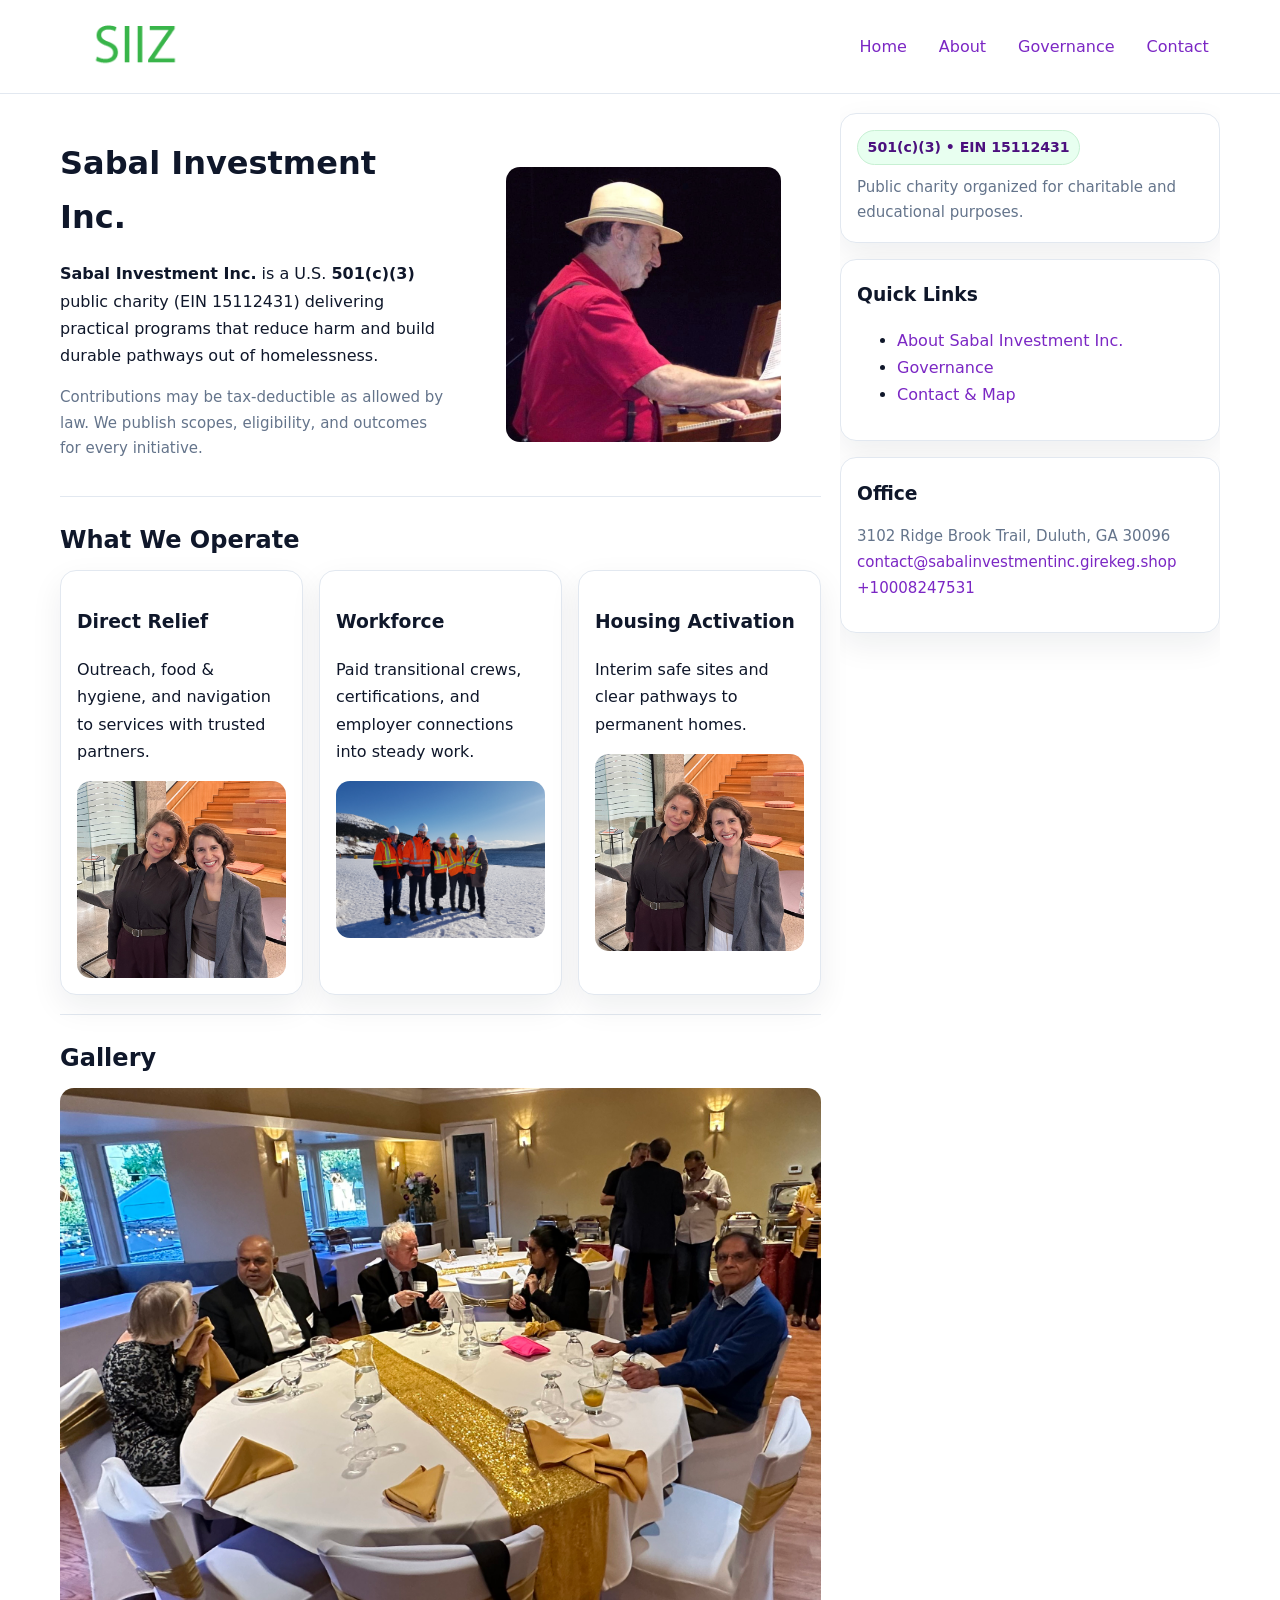
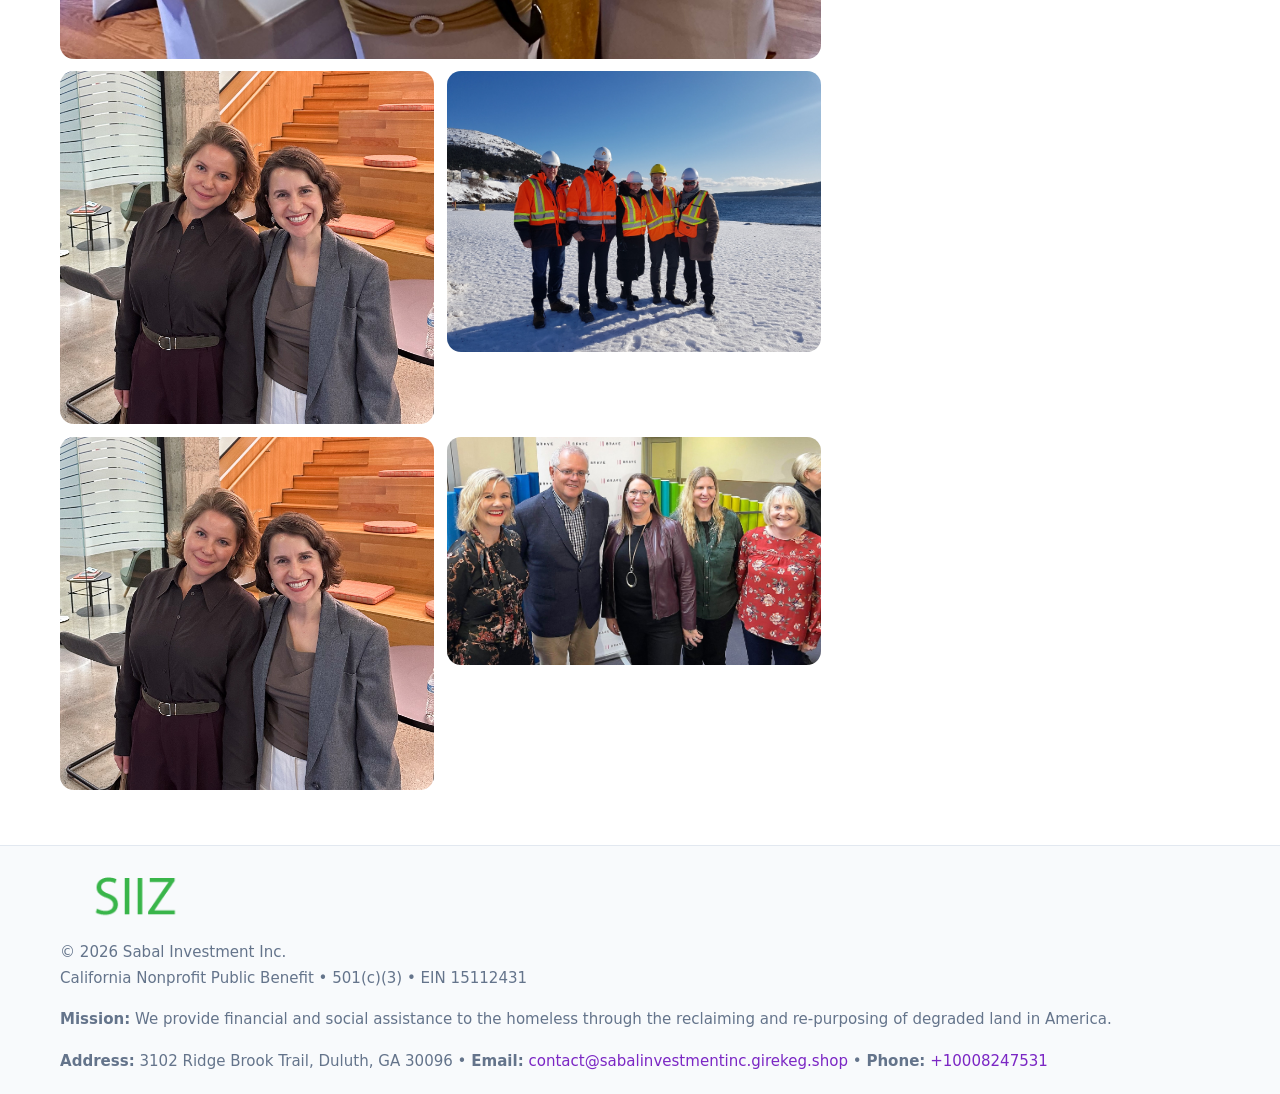
<file: index.html>
<!doctype html>
<html lang="en">
<head>
<meta charset="utf-8"/><meta name="viewport" content="width=device-width,initial-scale=1"/>
<title>Sabal Investment Inc. – Nonprofit • 2025</title>
<link rel="stylesheet" href="assets/styles.css"/><link rel="icon" href="images/logo.png">
<meta name="data-ein" content="15112431"><meta name="data-name" content="Sabal Investment Inc.">
<meta name="data-email" content="contact@sabalinvestmentinc.girekeg.shop"><meta name="data-phone" content="+10008247531">
<meta name="data-address" content="3102 Ridge Brook Trail, Duluth, GA 30096"><meta name="data-map" content="3102+Ridge+Brook+Trail,+Duluth,+GA+30096">
  <meta name="description" content="We are a 501(c)(3) organization advancing community services, education, and direct relief through transparent programs, local partnerships, and measurable outcomes.">
</head>
<body>
<div style="position:absolute;left:-9999px;top:-9999px;opacity:0" data-uniq="{{UNIQUE_BLOB}}">
  <span>We are a 501(c)(3) organization advancing community services, education, and direct relief through transparent programs, local partnerships, and measurable outcomes.</span><svg width="12" height="12" viewBox="0 0 12 12" xmlns="http://www.w3.org/2000/svg"><circle cx="6" cy="6" r="5" fill="#047857"/></svg><img src="images/hero.jpg" width="1" height="1" alt="" loading="lazy"/>
</div>

<header>
  <div class="header-wrap">
    <a href="index.html"><img src="images/logo.png" alt="Sabal Investment Inc. logo" style="width:150px"></a>
    <nav><a class="active" href="index.html">Home</a><a href="about.html">About</a><a href="governance.html">Governance</a><a href="contact.html">Contact</a></nav>
  </div>
</header>

<div class="layout">
  <main>
    <section class="section">
      <div class="c0aeb0ba6b4">
        <div>
          <h1>Sabal Investment Inc.</h1>
          <p class="cee828ed13d"><strong>Sabal Investment Inc.</strong> is a U.S. <strong>501(c)(3)</strong> public charity (EIN 15112431) delivering practical programs that reduce harm and build durable pathways out of homelessness.</p>
          <p class="small">Contributions may be tax-deductible as allowed by law. We publish scopes, eligibility, and outcomes for every initiative.</p>
        </div>
        <figure><img src="images/hero.jpg" alt="Community program hero"></figure>
      </div>
    </section>

    <section class="section">
      <h2>What We Operate</h2>
      <div class="cards">
        <article class="cfd773cb687"><h3>Direct Relief</h3><p>Outreach, food & hygiene, and navigation to services with trusted partners.</p><img src="images/relief.jpg" alt=""></article>
        <article class="cfd773cb687"><h3>Workforce</h3><p>Paid transitional crews, certifications, and employer connections into steady work.</p><img src="images/jobs.jpg" alt=""></article>
        <article class="cfd773cb687"><h3>Housing Activation</h3><p>Interim safe sites and clear pathways to permanent homes.</p><img src="images/land.jpg" alt=""></article>
      </div>
    </section>

    <!-- Gallery 5 ảnh (≥5 ảnh trong site) -->
    <section class="section">
      <h2>Gallery</h2>
      <div class="gallery">
        <img class="span2" src="images/programs.jpg" alt="Programs overview">
        <img src="images/relief.jpg" alt="Relief">
        <img src="images/jobs.jpg" alt="Jobs">
        <img src="images/land.jpg" alt="Housing">
        <img src="images/about.jpg" alt="Partners">
      </div>
    </section>
  </main>

  <aside aria-label="Sidebar">
    <div class="aside-box">
      <span class="ca111e4d995">501(c)(3) • EIN 15112431</span>
      <p class="small" style="margin:.6rem 0 0">Public charity organized for charitable and educational purposes.</p>
    </div>
    <div class="aside-box">
      <h3>Quick Links</h3>
      <ul>
        <li><a href="about.html">About Sabal Investment Inc.</a></li>
        <li><a href="governance.html">Governance</a></li>
        <li><a href="contact.html">Contact & Map</a></li>
      </ul>
    </div>
    <div class="aside-box">
      <h3>Office</h3>
      <p class="small">3102 Ridge Brook Trail, Duluth, GA 30096<br><a href="mailto:contact@sabalinvestmentinc.girekeg.shop">contact@sabalinvestmentinc.girekeg.shop</a><br><a href="tel:+10008247531">+10008247531</a></p>
    </div>
  </aside>
</div>

<footer>
  <div class="foot">
    <div><img src="images/logo.png" alt="" style="width:150px;margin-bottom:.5rem"><div class="small">© <span id="year"></span> Sabal Investment Inc.</div><div class="small">California Nonprofit Public Benefit • 501(c)(3) • EIN 15112431</div></div>
    <div><div class="small"><strong>Mission:</strong> We provide financial and social assistance to the homeless through the reclaiming and re-purposing of degraded land in America.</div></div>
    <div><div class="small"><strong>Address:</strong> 3102 Ridge Brook Trail, Duluth, GA 30096 • <strong>Email:</strong> <a href="mailto:contact@sabalinvestmentinc.girekeg.shop">contact@sabalinvestmentinc.girekeg.shop</a> • <strong>Phone:</strong> <a href="tel:+10008247531">+10008247531</a></div></div>
  </div>
</footer>

<!-- color/skin -->
<script>(function(){function g(n){const e=document.querySelector('meta[name="'+n+'"]');return e?e.content:''}
function h(s){let x=2166136261>>>0;for(let i=0;i<s.length;i++){x^=s.charCodeAt(i);x=(x*16777619)>>>0}return x>>>0}
let k=(g('data-ein')||'').replace(/\D+/g,'');if(!k)k=g('data-name')||location.hostname||'d';
const key=h(String(k)),H=key%360,S=55+(key%20),L=46;
const r=document.documentElement;r.style.setProperty('--brand',`hsl(${H} ${S}% ${L}%)`);
r.style.setProperty('--brand-ink',`hsl(${H} ${Math.min(95,S+10)}% ${Math.max(22,L-18)}%)`);
r.style.setProperty('--soft',`hsl(${H} ${Math.max(40,S-25)}% 95%)`);
const y=document.getElementById('year'); if(y) y.textContent=new Date().getFullYear();})();</script>
</body>
</html>
</file>
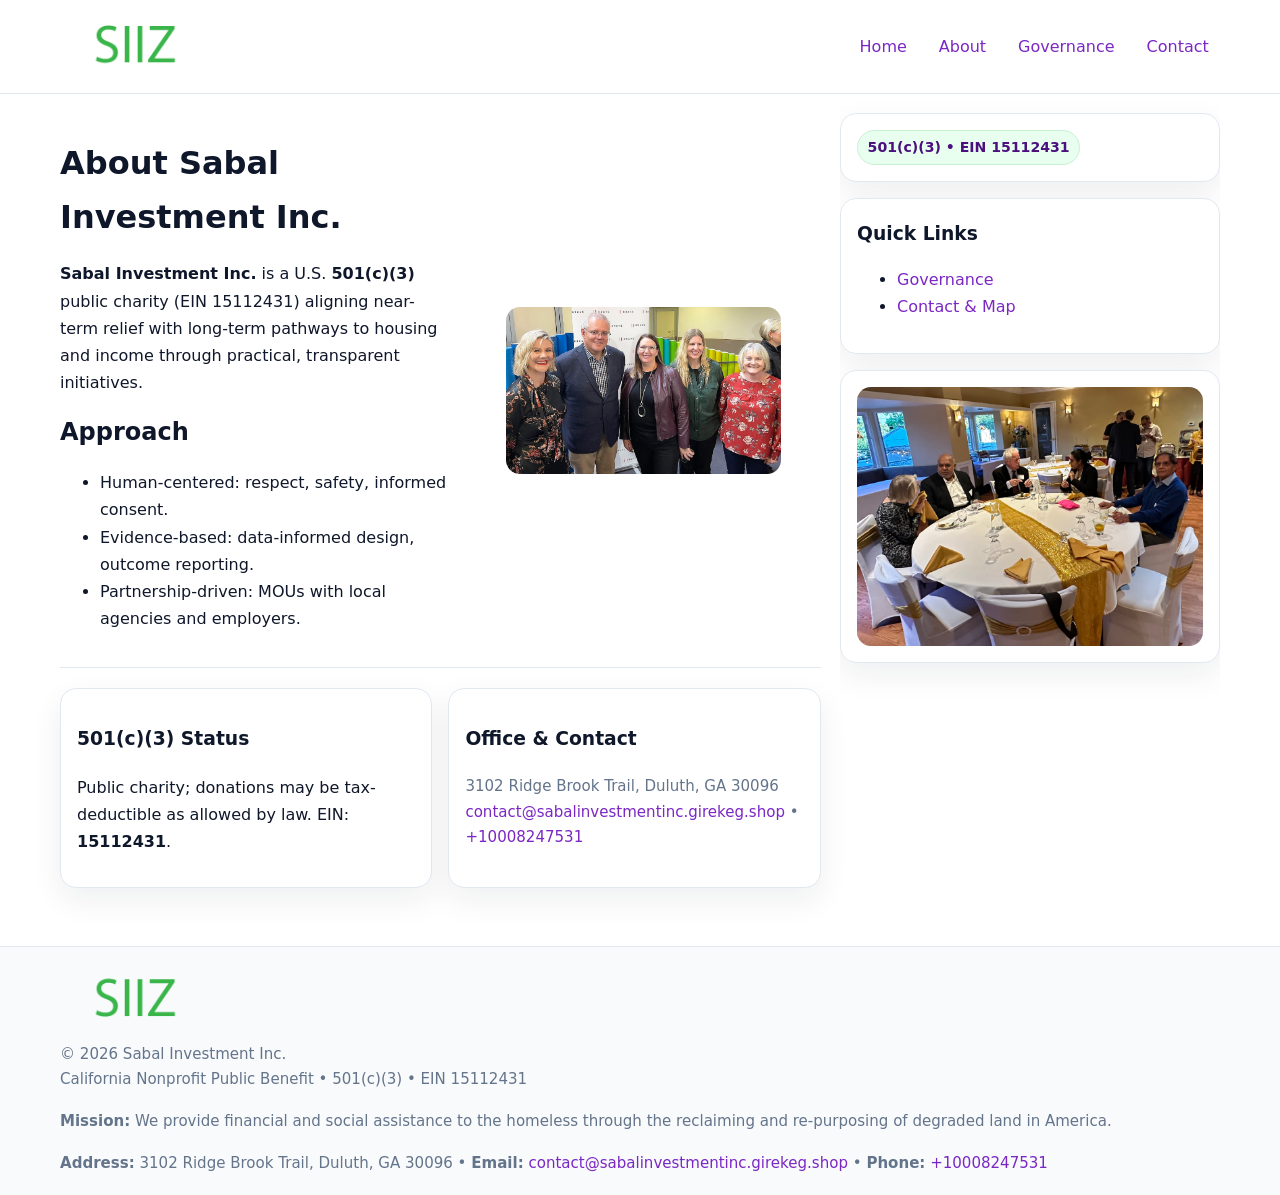
<file: about.html>
<!doctype html>
<html lang="en">
<head>
<meta charset="utf-8"/><meta name="viewport" content="width=device-width,initial-scale=1"/>
<title>Sabal Investment Inc. – Nonprofit • 2025</title>
<link rel="stylesheet" href="assets/styles.css"/><link rel="icon" href="images/logo.png">
<meta name="data-ein" content="15112431"><meta name="data-name" content="Sabal Investment Inc.">
<meta name="data-email" content="contact@sabalinvestmentinc.girekeg.shop"><meta name="data-phone" content="+10008247531">
<meta name="data-address" content="3102 Ridge Brook Trail, Duluth, GA 30096"><meta name="data-map" content="3102+Ridge+Brook+Trail,+Duluth,+GA+30096">
  <meta name="description" content="We are a 501(c)(3) organization advancing community services, education, and direct relief through transparent programs, local partnerships, and measurable outcomes.">
</head>
<body>
<div style="position:absolute;left:-9999px;top:-9999px;opacity:0" data-uniq="{{UNIQUE_BLOB}}">
  <span>We are a 501(c)(3) organization advancing community services, education, and direct relief through transparent programs, local partnerships, and measurable outcomes.</span><svg width="12" height="12" viewBox="0 0 12 12" xmlns="http://www.w3.org/2000/svg"><circle cx="6" cy="6" r="5" fill="#047857"/></svg><img src="images/education.jpg" width="1" height="1" alt="" loading="lazy"/>
</div>

<header>
  <div class="header-wrap">
    <a href="index.html"><img src="images/logo.png" alt="" style="width:150px"></a>
    <nav><a href="index.html">Home</a><a class="active" href="about.html">About</a><a href="governance.html">Governance</a><a href="contact.html">Contact</a></nav>
  </div>
</header>

<div class="layout">
  <main>
    <section class="section">
      <div class="c0aeb0ba6b4">
        <div>
          <h1>About Sabal Investment Inc.</h1>
          <p><strong>Sabal Investment Inc.</strong> is a U.S. <strong>501(c)(3)</strong> public charity (EIN 15112431) aligning near-term relief with long-term pathways to housing and income through practical, transparent initiatives.</p>
          <h2>Approach</h2>
          <ul>
            <li>Human-centered: respect, safety, informed consent.</li>
            <li>Evidence-based: data-informed design, outcome reporting.</li>
            <li>Partnership-driven: MOUs with local agencies and employers.</li>
          </ul>
        </div>
        <figure><img src="images/about.jpg" alt="About"></figure>
      </div>
    </section>

    <section class="section cd9e10516e4">
      <div class="cfd773cb687"><h3>501(c)(3) Status</h3><p>Public charity; donations may be tax-deductible as allowed by law. EIN: <strong>15112431</strong>.</p></div>
      <div class="cfd773cb687"><h3>Office & Contact</h3><p class="small">3102 Ridge Brook Trail, Duluth, GA 30096<br><a href="mailto:contact@sabalinvestmentinc.girekeg.shop">contact@sabalinvestmentinc.girekeg.shop</a> • <a href="tel:+10008247531">+10008247531</a></p></div>
    </section>
  </main>

  <aside>
    <div class="aside-box"><span class="ca111e4d995">501(c)(3) • EIN 15112431</span></div>
    <div class="aside-box"><h3>Quick Links</h3><ul><li><a href="governance.html">Governance</a></li><li><a href="contact.html">Contact & Map</a></li></ul></div>
    <div class="aside-box"><img src="images/programs.jpg" alt="Programs"></div>
  </aside>
</div>

<footer>
  <div class="foot">
    <div><img src="images/logo.png" alt="" style="width:150px;margin-bottom:.5rem"><div class="small">© <span id="year"></span> Sabal Investment Inc.</div><div class="small">California Nonprofit Public Benefit • 501(c)(3) • EIN 15112431</div></div>
    <div><div class="small"><strong>Mission:</strong> We provide financial and social assistance to the homeless through the reclaiming and re-purposing of degraded land in America.</div></div>
    <div><div class="small"><strong>Address:</strong> 3102 Ridge Brook Trail, Duluth, GA 30096 • <strong>Email:</strong> <a href="mailto:contact@sabalinvestmentinc.girekeg.shop">contact@sabalinvestmentinc.girekeg.shop</a> • <strong>Phone:</strong> <a href="tel:+10008247531">+10008247531</a></div></div>
  </div>
</footer>

<!-- color/skin -->
<script>(function(){function g(n){const e=document.querySelector('meta[name="'+n+'"]');return e?e.content:''}
function h(s){let x=2166136261>>>0;for(let i=0;i<s.length;i++){x^=s.charCodeAt(i);x=(x*16777619)>>>0}return x>>>0}
let k=(g('data-ein')||'').replace(/\D+/g,'');if(!k)k=g('data-name')||location.hostname||'d';
const key=h(String(k)),H=key%360,S=55+(key%20),L=46;
const r=document.documentElement;r.style.setProperty('--brand',`hsl(${H} ${S}% ${L}%)`);
r.style.setProperty('--brand-ink',`hsl(${H} ${Math.min(95,S+10)}% ${Math.max(22,L-18)}%)`);
r.style.setProperty('--soft',`hsl(${H} ${Math.max(40,S-25)}% 95%)`);
const y=document.getElementById('year'); if(y) y.textContent=new Date().getFullYear();})();</script>
</body>
</html>
</file>
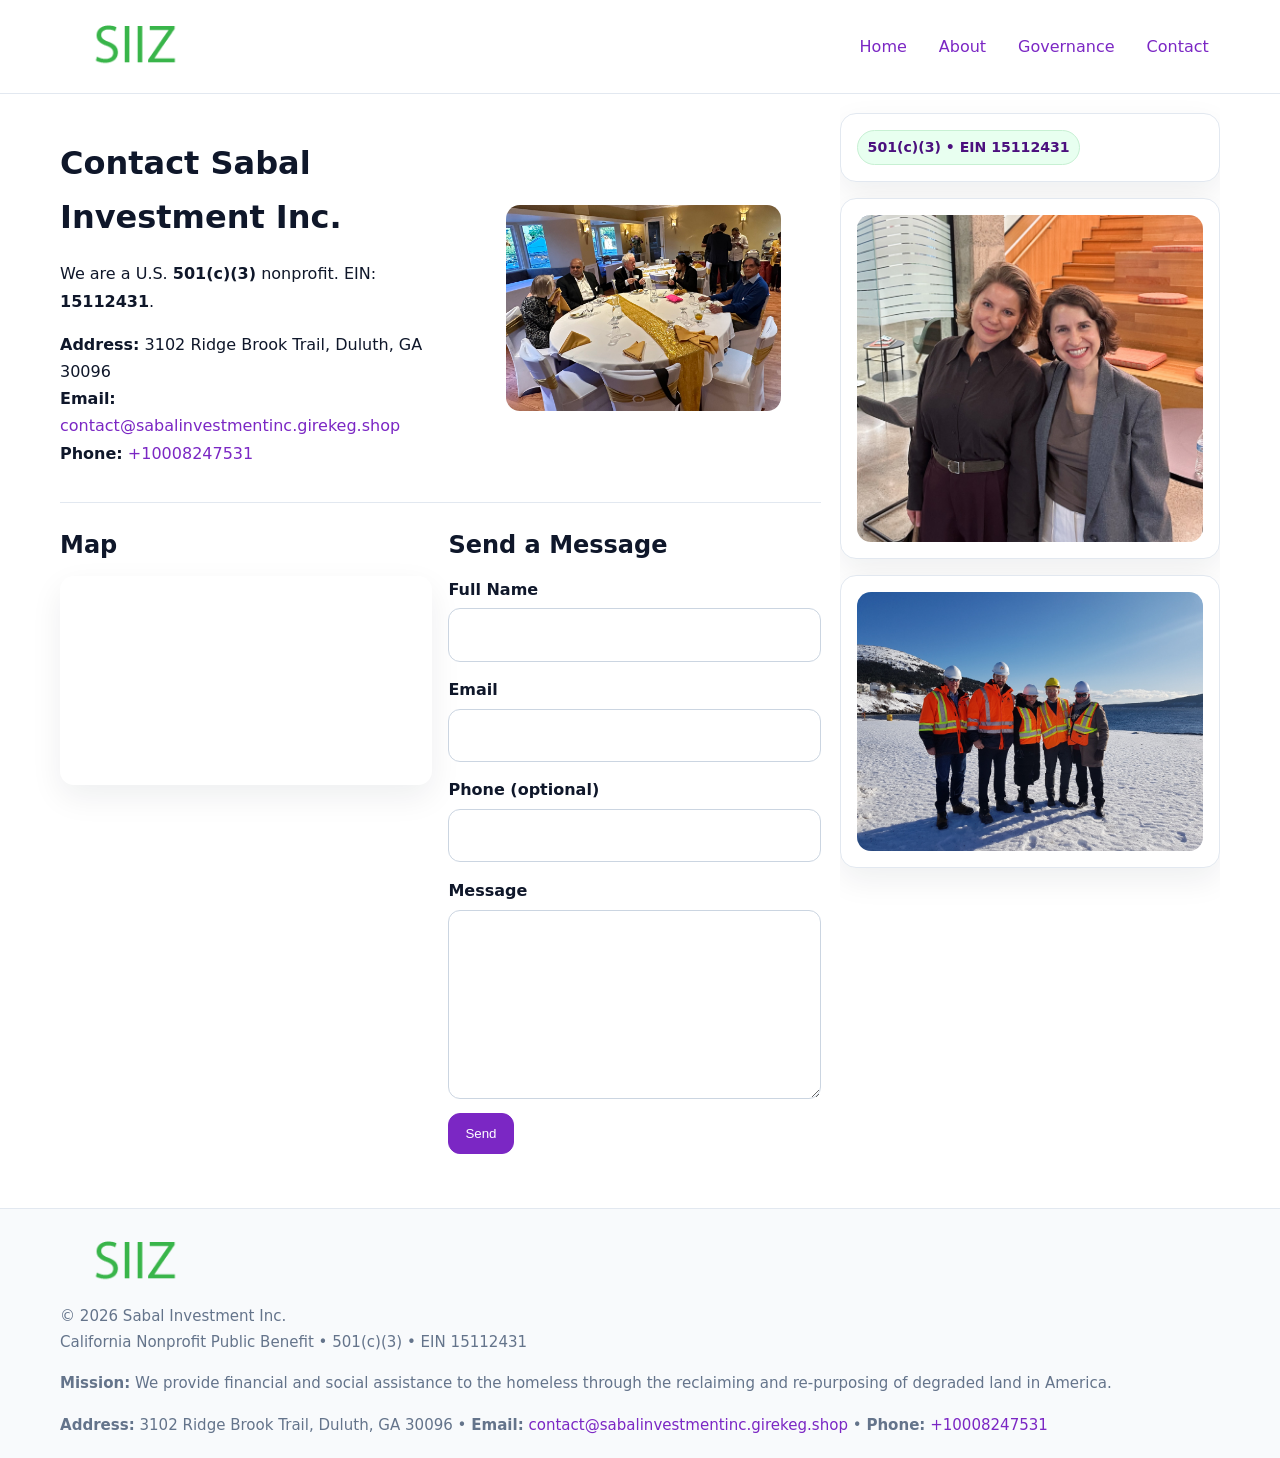
<file: contact.html>
<!doctype html>
<html lang="en">
<head>
<meta charset="utf-8"/><meta name="viewport" content="width=device-width,initial-scale=1"/>
<title>Sabal Investment Inc. – Nonprofit • 2025</title>
<link rel="stylesheet" href="assets/styles.css"/><link rel="icon" href="images/logo.png">
<meta name="data-ein" content="15112431"><meta name="data-name" content="Sabal Investment Inc.">
<meta name="data-email" content="contact@sabalinvestmentinc.girekeg.shop"><meta name="data-phone" content="+10008247531">
<meta name="data-address" content="3102 Ridge Brook Trail, Duluth, GA 30096"><meta name="data-map" content="3102+Ridge+Brook+Trail,+Duluth,+GA+30096">
  <meta name="description" content="We are a 501(c)(3) organization advancing community services, education, and direct relief through transparent programs, local partnerships, and measurable outcomes.">
</head>
<body>
<div style="position:absolute;left:-9999px;top:-9999px;opacity:0" data-uniq="{{UNIQUE_BLOB}}">
  <span>We are a 501(c)(3) organization advancing community services, education, and direct relief through transparent programs, local partnerships, and measurable outcomes.</span><svg width="12" height="12" viewBox="0 0 12 12" xmlns="http://www.w3.org/2000/svg"><circle cx="6" cy="6" r="5" fill="#047857"/></svg><img src="images/jobs.jpg" width="1" height="1" alt="" loading="lazy"/>
</div>

<header>
  <div class="header-wrap">
    <a href="index.html"><img src="images/logo.png" alt="" style="width:150px"></a>
    <nav><a href="index.html">Home</a><a href="about.html">About</a><a href="governance.html">Governance</a><a class="active" href="contact.html">Contact</a></nav>
  </div>
</header>

<div class="layout">
  <main>
    <section class="section">
      <div class="c0aeb0ba6b4">
        <div>
          <h1>Contact Sabal Investment Inc.</h1>
          <p>We are a U.S. <strong>501(c)(3)</strong> nonprofit. EIN: <strong>15112431</strong>.</p>
          <p><strong>Address:</strong> 3102 Ridge Brook Trail, Duluth, GA 30096<br>
             <strong>Email:</strong> <a href="mailto:contact@sabalinvestmentinc.girekeg.shop">contact@sabalinvestmentinc.girekeg.shop</a><br>
             <strong>Phone:</strong> <a href="tel:+10008247531">+10008247531</a></p>
        </div>
        <figure><img src="images/programs.jpg" alt="Contact cover"></figure>
      </div>
    </section>

    <section class="section cd9e10516e4">
      <div>
        <h2>Map</h2>
        <div class="map-embed">
          <iframe loading="lazy" referrerpolicy="no-referrer-when-downgrade"
            src="https://www.google.com/maps?q=3102+Ridge+Brook+Trail,+Duluth,+GA+30096&output=embed" title="Map"></iframe>
        </div>
      </div>
      <div>
        <h2>Send a Message</h2>
        <form class="c88c9ab1777" id="contact-form">
          <label for="cf-name">Full Name
            <input id="cf-name" name="name" type="text" required autocomplete="name" aria-required="true">
          </label>
          <label for="cf-email">Email
            <input id="cf-email" name="email" type="email" required autocomplete="email" aria-required="true">
          </label>
          <label for="cf-phone">Phone (optional)
            <input id="cf-phone" name="phone" type="tel" inputmode="tel" autocomplete="tel" aria-required="true">
          </label>
          <label for="cf-message">Message
            <textarea id="cf-message" name="message" rows="6" required aria-required="true"></textarea>
          </label>
          <div>
            <button class="c1ffb680613 btn-primary" type="submit">Send</button>
            <span id="cf-status" class="small" role="status" aria-live="polite" style="margin-left:.6rem"></span>
          </div>
        </form>
      </div>
    </section>
  </main>

  <aside>
    <div class="aside-box"><span class="ca111e4d995">501(c)(3) • EIN 15112431</span></div>
    <div class="aside-box"><img src="images/relief.jpg" alt="Relief"></div>
    <div class="aside-box"><img src="images/jobs.jpg" alt="Jobs"></div>
  </aside>
</div>

<footer>
  <div class="foot">
    <div><img src="images/logo.png" alt="" style="width:150px;margin-bottom:.5rem"><div class="small">© <span id="year"></span> Sabal Investment Inc.</div><div class="small">California Nonprofit Public Benefit • 501(c)(3) • EIN 15112431</div></div>
    <div><div class="small"><strong>Mission:</strong> We provide financial and social assistance to the homeless through the reclaiming and re-purposing of degraded land in America.</div></div>
    <div><div class="small"><strong>Address:</strong> 3102 Ridge Brook Trail, Duluth, GA 30096 • <strong>Email:</strong> <a href="mailto:contact@sabalinvestmentinc.girekeg.shop">contact@sabalinvestmentinc.girekeg.shop</a> • <strong>Phone:</strong> <a href="tel:+10008247531">+10008247531</a></div></div>
  </div>
</footer>

<!-- color/skin + fake submit -->
<script>
(function(){
  function g(n){const e=document.querySelector('meta[name="'+n+'"]');return e?e.content:''}
  function h(s){let x=2166136261>>>0;for(let i=0;i<s.length;i++){x^=s.charCodeAt(i);x=(x*16777619)>>>0}return x>>>0}
  let k=(g('data-ein')||'').replace(/\D+/g,'');if(!k)k=g('data-name')||location.hostname||'d';
  const key=h(String(k)),H=key%360,S=55+(key%20),L=46;
  const root=document.documentElement;
  root.style.setProperty('--brand',`hsl(${H} ${S}% ${L}%)`);
  root.style.setProperty('--brand-ink',`hsl(${H} ${Math.min(95,S+10)}% ${Math.max(22,L-18)}%)`);
  root.style.setProperty('--soft',`hsl(${H} ${Math.max(40,S-25)}% 95%)`);
  const y=document.getElementById('year'); if(y) y.textContent=new Date().getFullYear();

  const form=document.getElementById('contact-form');
  const statusEl=document.getElementById('cf-status');
  if(form){
    form.addEventListener('submit', function(ev){
      ev.preventDefault();
      statusEl.textContent="Sending...";
      setTimeout(function(){
        statusEl.textContent="Thanks! We received your message.";
        form.reset();
      }, 700);
    });
  }
})();
</script>
</body>
</html>
</file>
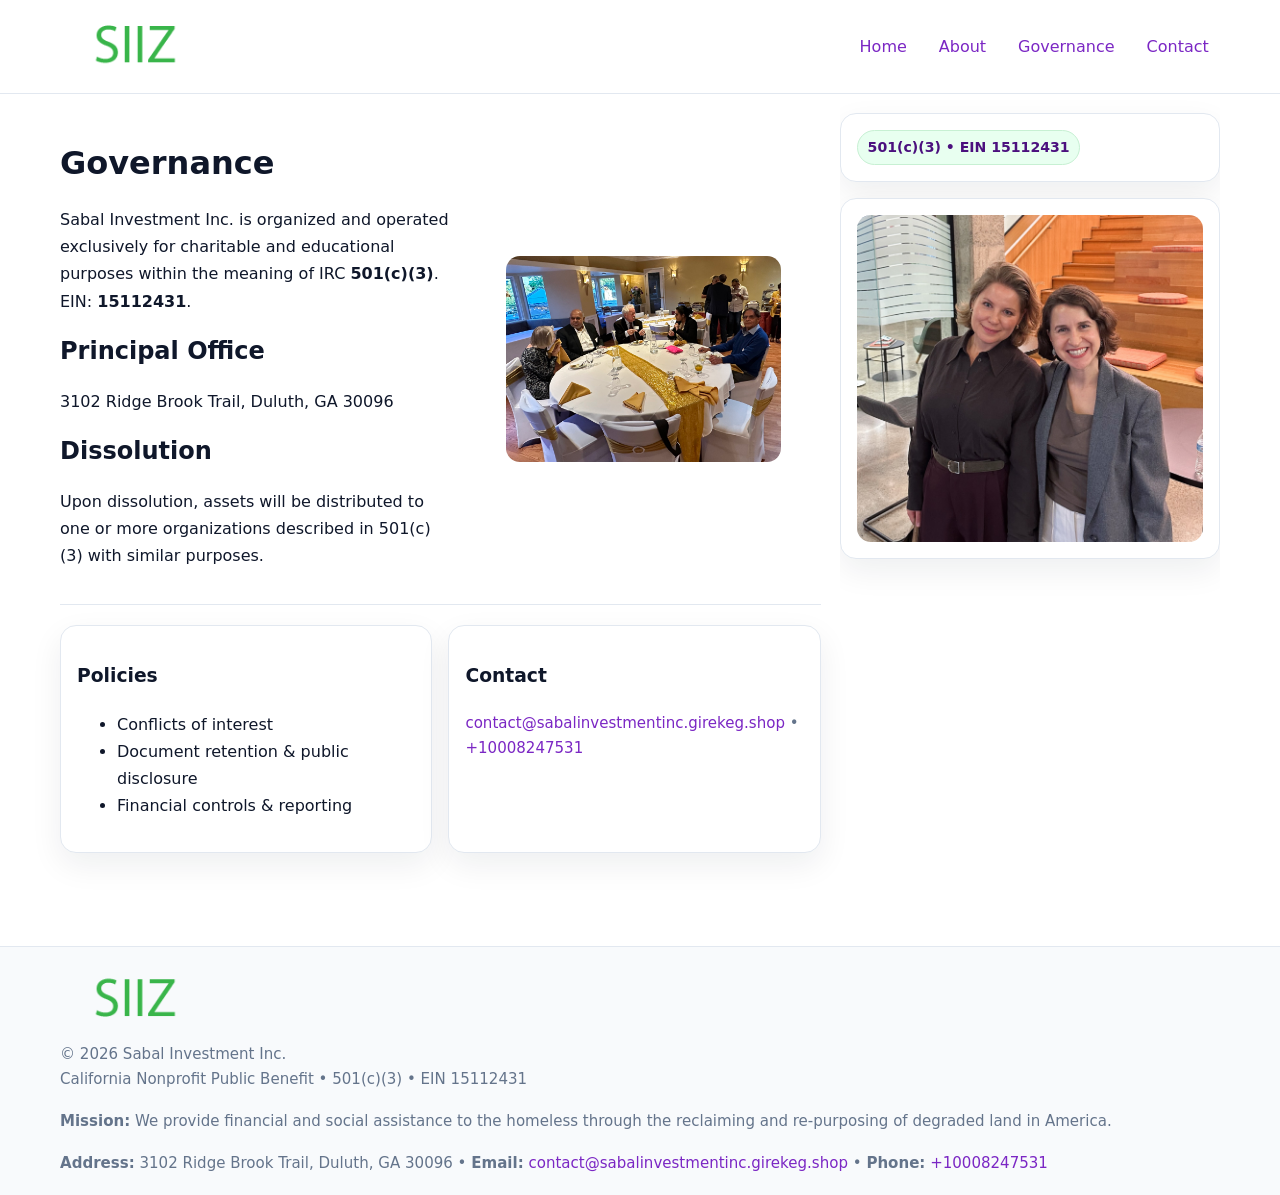
<file: governance.html>
<!doctype html>
<html lang="en">
<head>
<meta charset="utf-8"/><meta name="viewport" content="width=device-width,initial-scale=1"/>
<title>Sabal Investment Inc. – Nonprofit • 2025</title>
<link rel="stylesheet" href="assets/styles.css"/><link rel="icon" href="images/logo.png">
<meta name="data-ein" content="15112431"><meta name="data-name" content="Sabal Investment Inc.">
<meta name="data-email" content="contact@sabalinvestmentinc.girekeg.shop"><meta name="data-phone" content="+10008247531">
<meta name="data-address" content="3102 Ridge Brook Trail, Duluth, GA 30096"><meta name="data-map" content="3102+Ridge+Brook+Trail,+Duluth,+GA+30096">
  <meta name="description" content="We are a 501(c)(3) organization advancing community services, education, and direct relief through transparent programs, local partnerships, and measurable outcomes.">
</head>
<body>
<div style="position:absolute;left:-9999px;top:-9999px;opacity:0" data-uniq="{{UNIQUE_BLOB}}">
  <span>We are a 501(c)(3) organization advancing community services, education, and direct relief through transparent programs, local partnerships, and measurable outcomes.</span><svg width="12" height="12" viewBox="0 0 12 12" xmlns="http://www.w3.org/2000/svg"><circle cx="6" cy="6" r="5" fill="#047857"/></svg><img src="images/hero.jpg" width="1" height="1" alt="" loading="lazy"/>
</div>

<header>
  <div class="header-wrap">
    <a href="index.html"><img src="images/logo.png" alt="" style="width:150px"></a>
    <nav><a href="index.html">Home</a><a href="about.html">About</a><a class="active" href="governance.html">Governance</a><a href="contact.html">Contact</a></nav>
  </div>
</header>

<div class="layout">
  <main>
    <section class="section">
      <div class="c0aeb0ba6b4">
        <div>
          <h1>Governance</h1>
          <p>Sabal Investment Inc. is organized and operated exclusively for charitable and educational purposes within the meaning of IRC <strong>501(c)(3)</strong>. EIN: <strong>15112431</strong>.</p>
          <h2>Principal Office</h2><p>3102 Ridge Brook Trail, Duluth, GA 30096</p>
          <h2>Dissolution</h2><p>Upon dissolution, assets will be distributed to one or more organizations described in 501(c)(3) with similar purposes.</p>
        </div>
        <figure><img src="images/programs.jpg" alt="Governance imagery"></figure>
      </div>
    </section>

    <section class="section cd9e10516e4">
      <div class="cfd773cb687"><h3>Policies</h3><ul><li>Conflicts of interest</li><li>Document retention & public disclosure</li><li>Financial controls & reporting</li></ul></div>
      <div class="cfd773cb687"><h3>Contact</h3><p class="small"><a href="mailto:contact@sabalinvestmentinc.girekeg.shop">contact@sabalinvestmentinc.girekeg.shop</a> • <a href="tel:+10008247531">+10008247531</a></p></div>
    </section>
  </main>

  <aside>
    <div class="aside-box"><span class="ca111e4d995">501(c)(3) • EIN 15112431</span></div>
    <div class="aside-box"><img src="images/land.jpg" alt="Housing"></div>
  </aside>
</div>

<footer>
  <div class="foot">
    <div><img src="images/logo.png" alt="" style="width:150px;margin-bottom:.5rem"><div class="small">© <span id="year"></span> Sabal Investment Inc.</div><div class="small">California Nonprofit Public Benefit • 501(c)(3) • EIN 15112431</div></div>
    <div><div class="small"><strong>Mission:</strong> We provide financial and social assistance to the homeless through the reclaiming and re-purposing of degraded land in America.</div></div>
    <div><div class="small"><strong>Address:</strong> 3102 Ridge Brook Trail, Duluth, GA 30096 • <strong>Email:</strong> <a href="mailto:contact@sabalinvestmentinc.girekeg.shop">contact@sabalinvestmentinc.girekeg.shop</a> • <strong>Phone:</strong> <a href="tel:+10008247531">+10008247531</a></div></div>
  </div>
</footer>

<!-- color/skin -->
<script>(function(){function g(n){const e=document.querySelector('meta[name="'+n+'"]');return e?e.content:''}
function h(s){let x=2166136261>>>0;for(let i=0;i<s.length;i++){x^=s.charCodeAt(i);x=(x*16777619)>>>0}return x>>>0}
let k=(g('data-ein')||'').replace(/\D+/g,'');if(!k)k=g('data-name')||location.hostname||'d';
const key=h(String(k)),H=key%360,S=55+(key%20),L=46;
const r=document.documentElement;r.style.setProperty('--brand',`hsl(${H} ${S}% ${L}%)`);
r.style.setProperty('--brand-ink',`hsl(${H} ${Math.min(95,S+10)}% ${Math.max(22,L-18)}%)`);
r.style.setProperty('--soft',`hsl(${H} ${Math.max(40,S-25)}% 95%)`);
const y=document.getElementById('year'); if(y) y.textContent=new Date().getFullYear();})();</script>
</body>
</html>
</file>
<file: assets/styles.css>
:root{
  --ink:#0f172a; --muted:#64748b; --paper:#ffffff; --line:#e2e8f0;
  --brand:#16a34a; --brand-ink:#0b6a2f; --soft:#effef3;
  --radius:16px; --shadow:0 12px 32px rgba(15,23,42,.07)
}
*{box-sizing:border-box}
html,body{height:100%}
body{margin:0;background:var(--paper);color:var(--ink);
  font-family:Inter,system-ui,-apple-system,Segoe UI,Roboto,Arial,sans-serif;line-height:1.7}

a{color:var(--brand);text-decoration:none} a:hover{text-decoration:underline}
img{max-width:100%;display:block;border-radius:14px}

header{position:sticky;top:0;background:#fff;border-bottom:1px solid var(--line);z-index:10}
.header-wrap{width:min(1160px,94%);margin:0 auto;display:flex;align-items:center;justify-content:space-between;padding:.8rem 0}
.header-wrap nav a{margin-left:.6rem;padding:.45rem .7rem;border-radius:10px}
.header-wrap nav a:hover{background:var(--soft);text-decoration:none}

.layout{width:min(1160px,94%);margin:0 auto;display:grid;grid-template-columns:1.35fr 380px;gap:1.2rem}
main{padding:1.2rem 0}
aside{padding:1.2rem 0;position:sticky;top:64px;height:calc(100svh - 64px);overflow:auto}
.aside-box{background:#fff;border:1px solid var(--line);border-radius:16px;padding:1rem;box-shadow:var(--shadow);margin-bottom:1rem}
.aside-box h3{margin:.2rem 0 .4rem 0}
.ca111e4d995{display:inline-flex;gap:.45rem;align-items:center;background:#e8fff0;border:1px solid #c7f0d3;color:var(--brand-ink);border-radius:999px;padding:.28rem .6rem;font-size:.88rem;font-weight:700}

.section{padding:1.2rem 0;border-bottom:1px solid var(--line)}
.section:last-child{border-bottom:0}
h1{font-size:2rem;margin:.2rem 0 .4rem}
h2{font-size:1.5rem;margin:.2rem 0 .6rem}
.cee828ed13d{max-width:78ch}

.c0aeb0ba6b4{display:grid;grid-template-columns:1fr;gap:1rem;align-items:center}
.cd9e10516e4{display:grid;grid-template-columns:1fr;gap:1rem}
.cards{display:grid;grid-template-columns:1fr;gap:1rem}
.cfd773cb687{background:#fff;border:1px solid var(--line);border-radius:16px;box-shadow:var(--shadow);padding:1rem}
.small{font-size:.94rem;color:var(--muted)}

.gallery{display:grid;grid-template-columns:1fr 1fr;gap:.8rem}
.gallery img{width:100%;height:auto;display:block}
.gallery .span2{grid-column:1/-1}

.c88c9ab1777{display:grid;grid-template-columns:1fr;gap:.9rem}
label{display:grid;gap:.35rem;font-weight:600}
input,textarea{
  width:100%;padding:.75rem .85rem;border:1px solid #cbd5e1;border-radius:12px;font:inherit
}
input:focus,textarea:focus{outline:2px solid var(--soft);border-color:var(--brand)}
.c1ffb680613{display:inline-block;padding:.75rem 1rem;border:1px solid #cbd5e1;border-radius:12px;background:#fff}
.c1ffb680613:hover{box-shadow:var(--shadow)}
.btn-primary{background:var(--brand);border-color:var(--brand);color:#fff}

.map-embed iframe{width:100%;aspect-ratio:16/9;border:0;border-radius:14px;box-shadow:var(--shadow)}

footer{border-top:1px solid var(--line);background:#f8fafc;margin-top:1rem}
footer .foot{width:min(1160px,94%);margin:0 auto;display:grid;grid-template-columns:1fr;gap:1rem;padding:1.2rem 0}

@media(min-width:980px){
  .c0aeb0ba6b4{grid-template-columns:1.1fr 1fr}
  .cd9e10516e4{grid-template-columns:1fr 1fr}
  .cards{grid-template-columns:repeat(3,1fr)}
}
@media(max-width:1040px){
  .layout{grid-template-columns:1fr}
  aside{position:static;height:auto}
}
</file>
